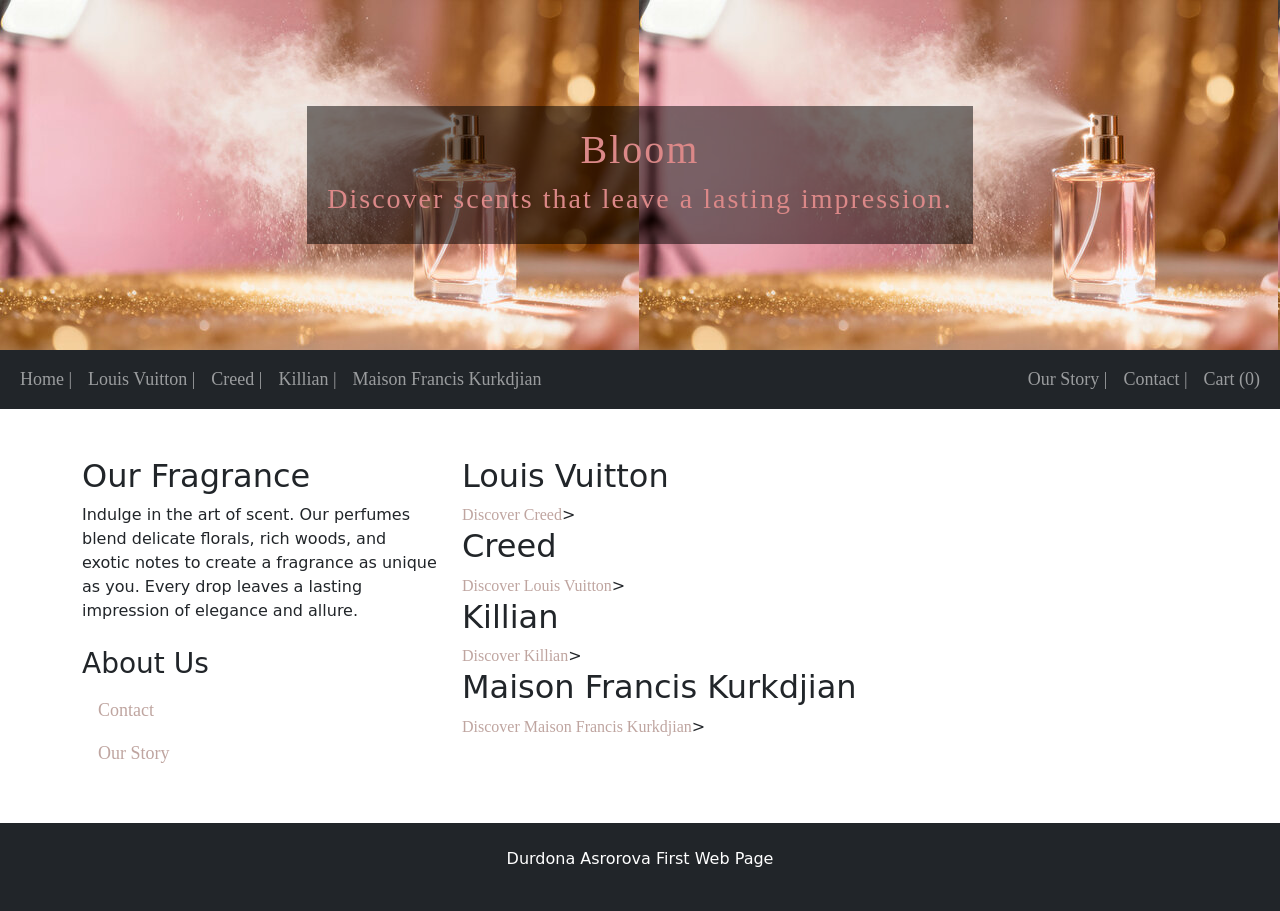
<file: HTML & CSS - Perfumes Project/ProjectPart2/index.html>
<!DOCTYPE html>
<html lang="en">

<head>
  <title>Bloom Perfume</title>
  <meta charset="utf-8">
  <meta name="author" content="Durdona Asrorova">
  <meta name="description" content="Bloom Perfume Store">
  <meta name="viewport" content="width=device-width, initial-scale=1">
  <link href="https://cdn.jsdelivr.net/npm/bootstrap@5.3.8/dist/css/bootstrap.min.css" rel="stylesheet">
  <script src="https://cdn.jsdelivr.net/npm/bootstrap@5.3.8/dist/js/bootstrap.bundle.min.js"></script>
  <link rel="stylesheet" href="index.css">
   <script src="index.js" ></script>
  <style>
    .about-img {
      width: 150px;
      height: auto;
      display: block;
      margin: 10px 0;
    }

    .perfume-link {
      color: #bfa5a0;
      text-decoration: none;
      font-weight: 500;
      font-family: 'Georgia', serif;

    }

    .perfume-link:hover {
      color: #8c5b53;
      letter-spacing: 1px;
    }

    .nav-link {
      font-family: 'Georgia', serif;
      font-size: 18px;


    }

    .bloom-title {
      font-family: 'Playfair Display', papyrus;

      letter-spacing: 2px;
      color: #db8888;
      text-align: center;
    }
  </style>

  <script>
    // window.onload = updateCartCount();
  </script>

</head>

<body onload="updateCartCount()">
  <!-- <body> -->

  <div class="container-fluid hero bloom-title">
    <div class="overlay">
      <h1>Bloom</h1>
      <h3>Discover scents that leave a lasting impression.</h3>
    </div>
  </div>
  </div>

 <nav class="navbar navbar-expand-sm bg-dark navbar-dark">

  <div class="container-fluid">

    <!-- LEFT SIDE -->
    <ul class="navbar-nav me-auto">

      <li class="nav-item">
        <a class="nav-link" href="index.html">Home |</a>
      </li>

      <li class="nav-item">
        <a class="nav-link" href="LouisVuitton.html">Louis Vuitton |</a>
      </li>

        <li class="nav-item">
        <a class="nav-link" href="Creed.html">Creed |</a>
      </li>

        <li class="nav-item">
        <a class="nav-link" href="Killian.html">Killian |</a>
      </li>


      <li class="nav-item">
        <a class="nav-link" href="Maison.html">Maison Francis Kurkdjian </a>
      </li>

    </ul>

    <!-- RIGHT SIDE -->
    <ul class="navbar-nav ms-auto">

      <li class="nav-item">
        <a class="nav-link" href="about.html">Our Story |</a>
      </li>

      <li class="nav-item">
        <a class="nav-link" href="contact.html">Contact |</a>
      </li>

      <li class="nav-item">
        <a class="nav-link" href="cart.html">
          Cart (<span id="cart-count">0</span>)
        </a>
      </li>

    </ul>

  </div>

</nav>

  <div class="container mt-5">
    <div class="row">
      <div class="col-sm-4">
        <h2>Our Fragrance </h2>
        <h5></h5>

        <p>Indulge in the art of scent. Our perfumes blend delicate florals, rich woods, and exotic notes to create a
          fragrance as unique as you. Every drop leaves a lasting impression of elegance and allure.</p>
        <h3 class="mt-4">About Us</h3>

        <ul class="nav nav-pills flex-column">
          <li class="nav-item">

          </li>
          <li class="nav-item">
            <a class="nav-link perfume-link" href="contact.html">Contact</a>
          </li>
          <li class="nav-item">
            <a class="nav-link perfume-link" href="about.html">Our Story</a>
          </li>


        </ul>
        <hr class="d-sm-none">
      </div>
      <div class="col-sm-8">
        <!--Product 1-->
        <h2>Louis Vuitton</h2>
        <a href="LouisVuitton.html" class="perfume-link"> Discover Creed</a>>

        <!--Product 2-->
        <h2>Creed</h2>
        <a href="Creed.html" class="perfume-link"> Discover Louis Vuitton</a>>

        <!--Product 3-->
        <h2>Killian</h2>
        <a href="Killian.html" class="perfume-link"> Discover Killian</a>>

        <!--Product 4-->
        <h2>Maison Francis Kurkdjian</h2>
        <a href="Maison.html" class="perfume-link"> Discover Maison Francis Kurkdjian</a>>




      </div>
    </div>
  </div>

  <div class="mt-5 p-4 bg-dark text-white text-center">
    <p>Durdona Asrorova First Web Page</p>
  </div>

</body>

</html>
</file>
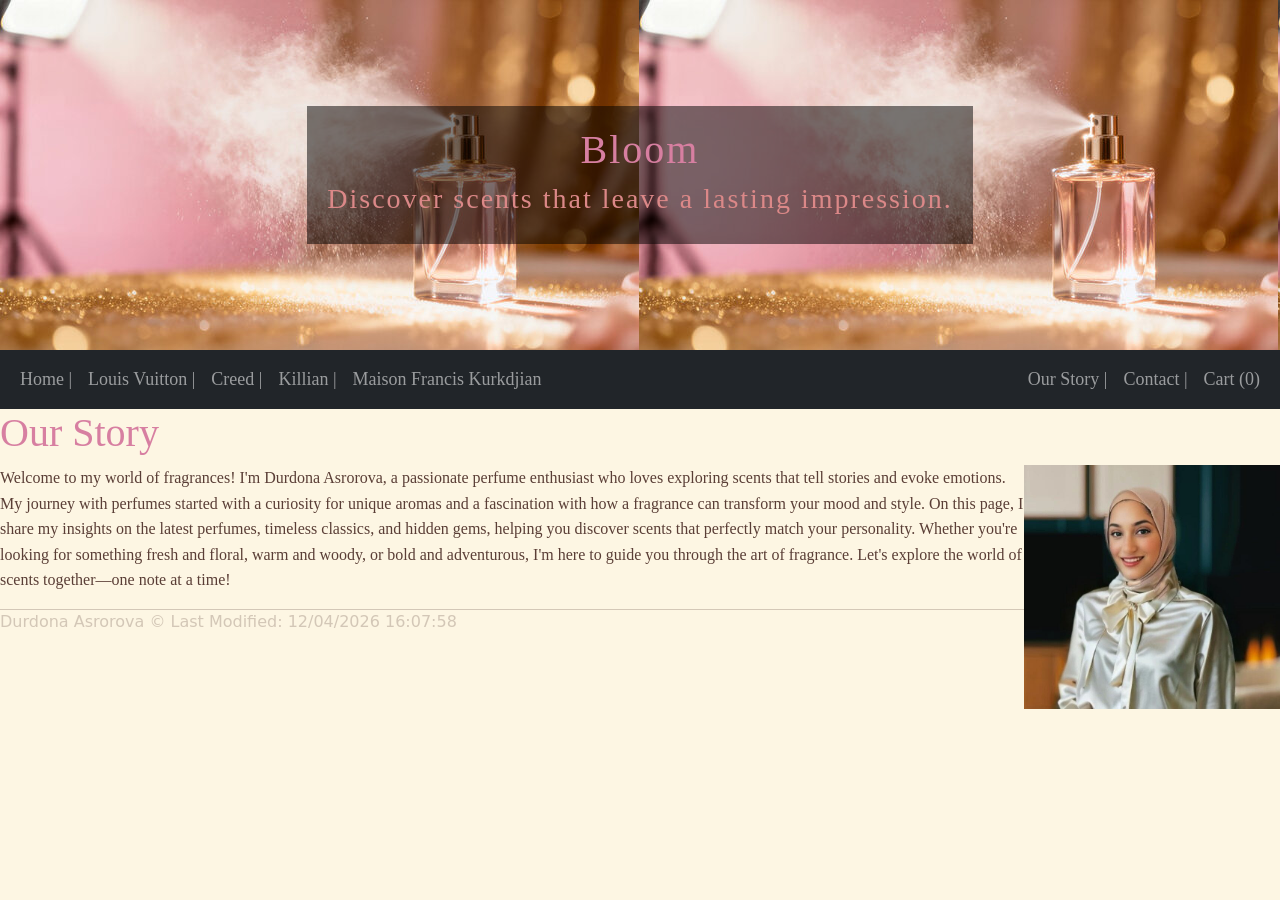
<file: HTML & CSS - Perfumes Project/ProjectPart2/about.html>
<!DOCTYPE html>
<html lang="en">

<head>
     <title>Bloom Perfume</title>
  <meta charset="utf-8">
  <meta name="author" content="Durdona Asrorova">
  <meta name="description" content="Bloom Perfume Store">
  <meta name="viewport" content="width=device-width, initial-scale=1">
  <link href="https://cdn.jsdelivr.net/npm/bootstrap@5.3.8/dist/css/bootstrap.min.css" rel="stylesheet">
  <script src="https://cdn.jsdelivr.net/npm/bootstrap@5.3.8/dist/js/bootstrap.bundle.min.js"></script>
  <link rel="stylesheet" href="index.css">
   
   <style>
    body {
    
    background-color: #fdf6e3; 
    color: #5a3e36;
    }
     h1, h2 {
        font-family: 'Georgia', serif;
        color:#d77fa1;
    }   
        p {
            font-family: 'Georgia', serif;
            font-size: 16px;
            line-height: 1.6;
        }
    h2 a button {
        background-color: #d77fa1; 
        color: #fff;
        border: none;
        padding: 8px 16px;
        border-radius: 8px;
        cursor: pointer;
        font-size: 16px;
        transition: 0.3s;
    }

    h2 a button:hover {
        background-color: #b86fa0; 
        
    }
      
    .about-img {
      width: 150px;
      height: auto;
      display: block;
      margin: 10px 0;
    }

    .perfume-link {
      color: #bfa5a0;
      text-decoration: none;
      font-weight: 500;
      font-family: 'Georgia', serif;

    }

    .perfume-link:hover {
      color: #8c5b53;
      letter-spacing: 1px;
    }

    .nav-link {
      font-family: 'Georgia', serif;
      font-size: 18px;


    }

    .bloom-title {
      font-family: 'Playfair Display', papyrus;

      letter-spacing: 2px;
      color: #db8888;
      text-align: center;
    }
  </style>

</head>

<body onload="updateCartCount()">
     <div class="container-fluid hero bloom-title">
    <div class="overlay">
      <h1>Bloom</h1>
      <h3>Discover scents that leave a lasting impression.</h3>
    </div>
  </div>
  </div>

  <nav class="navbar navbar-expand-sm bg-dark navbar-dark">

  <div class="container-fluid">

    <!-- LEFT SIDE -->
    <ul class="navbar-nav me-auto">

      <li class="nav-item">
        <a class="nav-link" href="index.html">Home |</a>
      </li>

      <li class="nav-item">
        <a class="nav-link" href="LouisVuitton.html">Louis Vuitton |</a>
      </li>

        <li class="nav-item">
        <a class="nav-link" href="Creed.html">Creed |</a>
      </li>

        <li class="nav-item">
        <a class="nav-link" href="Killian.html">Killian |</a>
      </li>


      <li class="nav-item">
        <a class="nav-link" href="Maison.html">Maison Francis Kurkdjian </a>
      </li>

    </ul>

    <!-- RIGHT SIDE -->
    <ul class="navbar-nav ms-auto">

      <li class="nav-item">
        <a class="nav-link" href="about.html">Our Story |</a>
      </li>

      <li class="nav-item">
        <a class="nav-link" href="contact.html">Contact |</a>
      </li>

      <li class="nav-item">
        <a class="nav-link" href="cart.html">
          Cart (<span id="cart-count">0</span>)
        </a>
      </li>

    </ul>

  </div>

</nav>
    <h1>Our Story</h1>
    <img src="img/ProfilePhoto.jpeg" alt="photo" width="20%" align="right">
    
    <p>Welcome to my world of fragrances! I'm Durdona Asrorova, a passionate perfume enthusiast who loves exploring
        scents
        that tell stories and evoke emotions. My journey with perfumes started with a curiosity for unique aromas and a
        fascination with how a fragrance can transform your mood and style.

        On this page, I share my insights on the latest perfumes, timeless classics, and hidden gems, helping you
        discover scents that perfectly match your personality. Whether you're looking for something fresh and floral,
        warm and woody, or bold and adventurous, I'm here to guide you through the art of fragrance.

        Let's explore the world of scents together—one note at a time!</p>
   
</body>
<!-- Footer -->
<footer>
    <hr id="date">
    </hr>
</footer>
<script>
    document.getElementById("date").innerHTML =
        " Durdona Asrorova &copy;  Last Modified: " + document.lastModified;
</script>
<script src="index.js"></script>
</html>
</file>
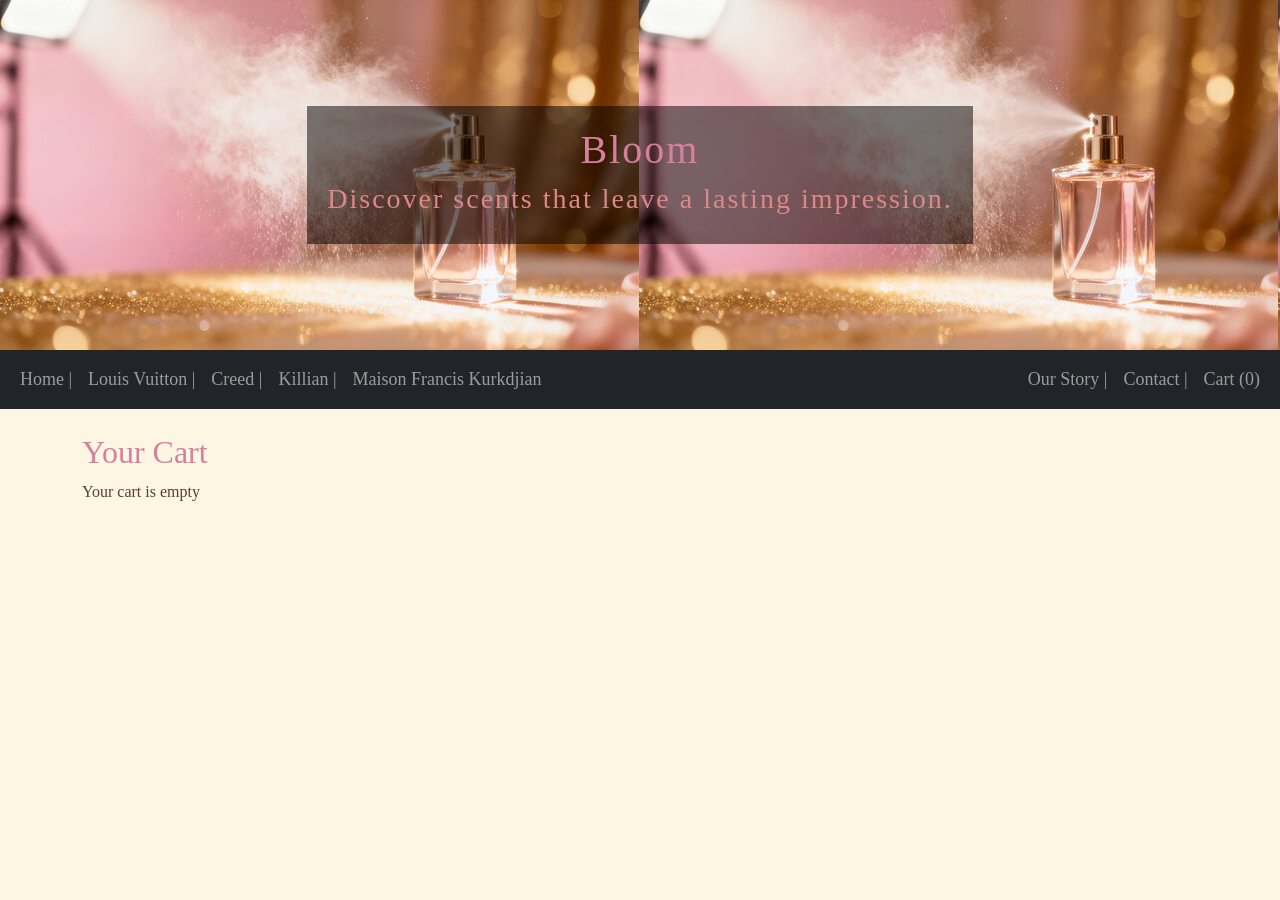
<file: HTML & CSS - Perfumes Project/ProjectPart2/cart.html>
<!DOCTYPE html>
<html lang="en">
<head>
       <title>Bloom Perfume</title>
  <meta charset="utf-8">
  <meta name="author" content="Durdona Asrorova">
  <meta name="description" content="Bloom Perfume Store">
  <meta name="viewport" content="width=device-width, initial-scale=1">
  <link href="https://cdn.jsdelivr.net/npm/bootstrap@5.3.8/dist/css/bootstrap.min.css" rel="stylesheet">
  <script src="https://cdn.jsdelivr.net/npm/bootstrap@5.3.8/dist/js/bootstrap.bundle.min.js"></script>
  <link rel="stylesheet" href="index.css">
   <style>
    body {
    
    background-color: #fdf6e3; 
    color: #5a3e36;
    }
     h1, h2 {
        font-family: 'Georgia', serif;
        color:#d77fa1;
    }   
        p {
            font-family: 'Georgia', serif;
            font-size: 16px;
            line-height: 1.6;
        }
    h2 a button {
        background-color: #d77fa1; 
        color: #fff;
        border: none;
        padding: 8px 16px;
        border-radius: 8px;
        cursor: pointer;
        font-size: 16px;
        transition: 0.3s;
    }

    h2 a button:hover {
        background-color: #b86fa0; 
        
    }
      
    .about-img {
      width: 150px;
      height: auto;
      display: block;
      margin: 10px 0;
    }

    .perfume-link {
      color: #bfa5a0;
      text-decoration: none;
      font-weight: 500;
      font-family: 'Georgia', serif;

    }

    .perfume-link:hover {
      color: #8c5b53;
      letter-spacing: 1px;
    }

    .nav-link {
      font-family: 'Georgia', serif;
      font-size: 18px;


    }

    .bloom-title {
      font-family: 'Playfair Display', papyrus;

      letter-spacing: 2px;
      color: #db8888;
      text-align: center;
    }
  </style>

</head>

<body onload="updateCartCount()">

     <div class="container-fluid hero bloom-title">
    <div class="overlay">
      <h1>Bloom</h1>
      <h3>Discover scents that leave a lasting impression.</h3>
    </div>
  </div>
  </div>

 <nav class="navbar navbar-expand-sm bg-dark navbar-dark">

  <div class="container-fluid">

    <!-- LEFT SIDE -->
    <ul class="navbar-nav me-auto">

      <li class="nav-item">
        <a class="nav-link" href="index.html">Home |</a>
      </li>

      <li class="nav-item">
        <a class="nav-link" href="LouisVuitton.html">Louis Vuitton |</a>
      </li>

        <li class="nav-item">
        <a class="nav-link" href="Creed.html">Creed |</a>
      </li>

        <li class="nav-item">
        <a class="nav-link" href="Killian.html">Killian |</a>
      </li>


      <li class="nav-item">
        <a class="nav-link" href="Maison.html">Maison Francis Kurkdjian </a>
      </li>

    </ul>

    <!-- RIGHT SIDE -->
    <ul class="navbar-nav ms-auto">

      <li class="nav-item">
        <a class="nav-link" href="about.html">Our Story |</a>
      </li>

      <li class="nav-item">
        <a class="nav-link" href="contact.html">Contact |</a>
      </li>

      <li class="nav-item">
        <a class="nav-link" href="cart.html">
          Cart (<span id="cart-count">0</span>)
        </a>
      </li>

    </ul>

  </div>

</nav>

<!-- CART -->
<div class="container mt-4">
  <h2>Your Cart</h2>
  <div id="cart-items"></div>
</div>

<script>
function getCart() {
  return JSON.parse(localStorage.getItem("cart")) || [];
}

function saveCart(cart) {
  localStorage.setItem("cart", JSON.stringify(cart));
}

function updateCartCount() {
  const cart = getCart();
  const count = cart.reduce((sum, item) => sum + item.quantity, 0);
  document.getElementById("cart-count").innerText = count;
}

function renderCart() {
  const cart = getCart();
  const container = document.getElementById("cart-items");

  if (cart.length === 0) {
    container.innerHTML = "<p>Your cart is empty</p>";
    return;
  }

  let total = 0;
  let output = "";

  cart.forEach((item, index) => {

    total += item.price * item.quantity;

    output += `
      <div class="card mb-3 p-3 d-flex flex-row justify-content-between align-items-center">

        <div class="d-flex align-items-center">
          <img src="${item.image}" width="80" class="me-3">

          <div>
            <h5>${item.name}</h5>
            <p>$${item.price}</p>

            <button onclick="changeQty(${index}, -1)">-</button>
            <span>${item.quantity}</span>
            <button onclick="changeQty(${index}, 1)">+</button>
          </div>
        </div>

        <div>
          <strong>$${item.price * item.quantity}</strong>
          <button class="btn btn-danger btn-sm" onclick="removeItem(${index})">Remove</button>
        </div>

      </div>
    `;
  });

  output += `
    <h4>Total: $${total}</h4>
    <button class="btn btn-dark" onclick="clearCart()">Clear Cart</button>
  `;

  container.innerHTML = output;
}

function changeQty(index, change) {
  let cart = getCart();

  cart[index].quantity += change;

  if (cart[index].quantity <= 0) {
    cart.splice(index, 1);
  }

  saveCart(cart);
  renderCart();
  updateCartCount();
}

function removeItem(index) {
  let cart = getCart();
  cart.splice(index, 1);
  saveCart(cart);
  renderCart();
  updateCartCount();
}

function clearCart() {
  localStorage.removeItem("cart");
  renderCart();
  updateCartCount();
}

renderCart();
updateCartCount();
</script>
</body>
</html>
</file>
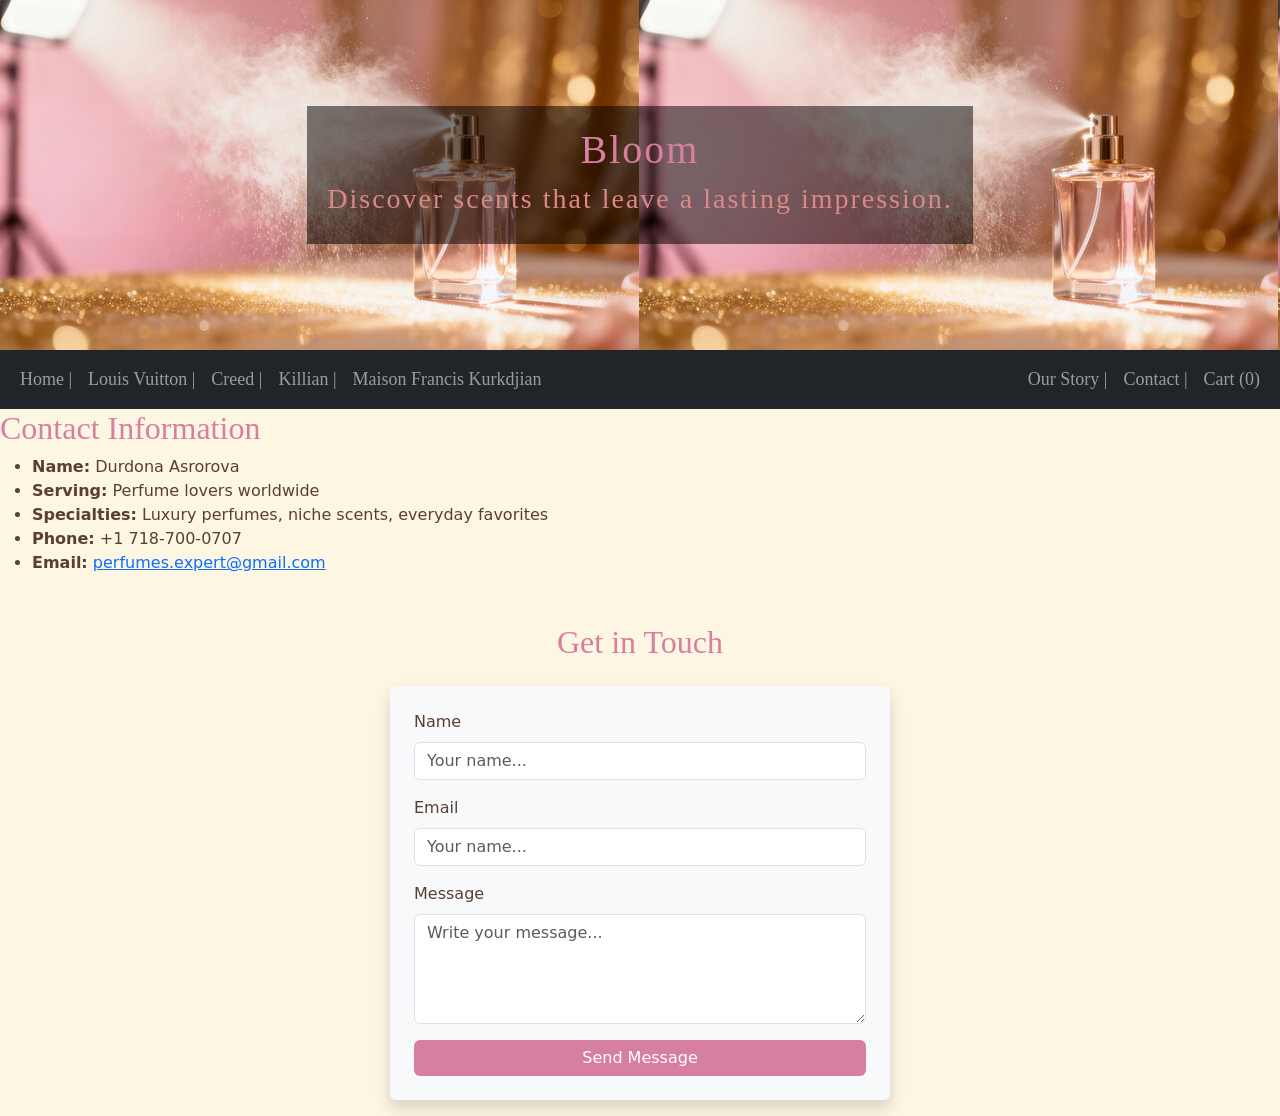
<file: HTML & CSS - Perfumes Project/ProjectPart2/contact.html>
<!DOCTYPE html>
<html lang="en">
<head>
       <title>Bloom Perfume</title>
  <meta charset="utf-8">
  <meta name="author" content="Durdona Asrorova">
  <meta name="description" content="Bloom Perfume Store">
  <meta name="viewport" content="width=device-width, initial-scale=1">
  <link href="https://cdn.jsdelivr.net/npm/bootstrap@5.3.8/dist/css/bootstrap.min.css" rel="stylesheet">
  <script src="https://cdn.jsdelivr.net/npm/bootstrap@5.3.8/dist/js/bootstrap.bundle.min.js"></script>
  <link rel="stylesheet" href="index.css">
   
   <style>
    body {
    
    background-color: #fdf6e3; 
    color: #5a3e36;
    }
     h1, h2 {
        font-family: 'Georgia', serif;
        color:#d77fa1;
    }   
        p {
            font-family: 'Georgia', serif;
            font-size: 16px;
            line-height: 1.6;
        }
    h2 a button {
        background-color: #d77fa1; 
        color: #fff;
        border: none;
        padding: 8px 16px;
        border-radius: 8px;
        cursor: pointer;
        font-size: 16px;
        transition: 0.3s;
    }

    h2 a button:hover {
        background-color: #b86fa0; 
        
    }
      
    .about-img {
      width: 150px;
      height: auto;
      display: block;
      margin: 10px 0;
    }

    .perfume-link {
      color: #bfa5a0;
      text-decoration: none;
      font-weight: 500;
      font-family: 'Georgia', serif;

    }

    .perfume-link:hover {
      color: #8c5b53;
      letter-spacing: 1px;
    }

    .nav-link {
      font-family: 'Georgia', serif;
      font-size: 18px;


    }

    .bloom-title {
      font-family: 'Playfair Display', papyrus;

      letter-spacing: 2px;
      color: #db8888;
      text-align: center;
    }
    #contactForm {
  max-width: 500px;
  margin: auto;
  border-radius: 12px;
}

#contactForm button {
  background-color: #d77fa1;
  border: none;
}

#contactForm button:hover {
  background-color: #b86fa0;
}
  </style>

</head>

<body onload="updateCartCount()">
     <div class="container-fluid hero bloom-title">
    <div class="overlay">
      <h1>Bloom</h1>
      <h3>Discover scents that leave a lasting impression.</h3>
    </div>
  </div>
  </div>

 <nav class="navbar navbar-expand-sm bg-dark navbar-dark">

  <div class="container-fluid">

    <!-- LEFT SIDE -->
    <ul class="navbar-nav me-auto">

      <li class="nav-item">
        <a class="nav-link" href="index.html">Home |</a>
      </li>

      <li class="nav-item">
        <a class="nav-link" href="LouisVuitton.html">Louis Vuitton |</a>
      </li>

        <li class="nav-item">
        <a class="nav-link" href="Creed.html">Creed |</a>
      </li>

        <li class="nav-item">
        <a class="nav-link" href="Killian.html">Killian |</a>
      </li>


      <li class="nav-item">
        <a class="nav-link" href="Maison.html">Maison Francis Kurkdjian </a>
      </li>

    </ul>

    <!-- RIGHT SIDE -->
    <ul class="navbar-nav ms-auto">

      <li class="nav-item">
        <a class="nav-link" href="about.html">Our Story |</a>
      </li>

      <li class="nav-item">
        <a class="nav-link" href="contact.html">Contact |</a>
      </li>

      <li class="nav-item">
        <a class="nav-link" href="cart.html">
          Cart (<span id="cart-count">0</span>)
        </a>
      </li>

    </ul>

  </div>

</nav>

<body>
    <section id="about-me">
        <h2>Contact Information</h2>
         <ul>
            <li><strong>Name:</strong> Durdona Asrorova</li>
            <li><strong>Serving:</strong> Perfume lovers worldwide</li>
            <li><strong>Specialties:</strong> Luxury perfumes, niche scents, everyday favorites</li>
            <li><strong>Phone:</strong> +1 718-700-0707</li>
            <li><strong>Email:</strong> <a href="mailto:perfumes.expert@gmail.com">perfumes.expert@gmail.com</a></li>
        </ul>
    </section>
<div class="container mt-5">
    <h2 class="text-center mb-4">Get in Touch</h2>

    <form id="contactForm" class="p-4 shadow rounded bg-light">

        <div class="mb-3">
            <label class="form-label">Name</label>
            <input type="text" id="name" class="form-control" placeholder="Your name..." required>
        </div>
         <div class="mb-3">
            <label class="form-label">Email</label>
            <input type="text" id="name" class="form-control" placeholder="Your name..." required>
        </div>

        <div class="mb-3">
            <label class="form-label">Message</label>
            <textarea id="message" class="form-control" rows="4" placeholder="Write your message..." required></textarea>
        </div>

        <button type="submit" class="btn btn-dark w-100">Send Message</button>

    </form>

    <p id="response" class="text-center mt-3"></p>
</div>

<script src="index.js"></script>
</body>
</html>
</file>
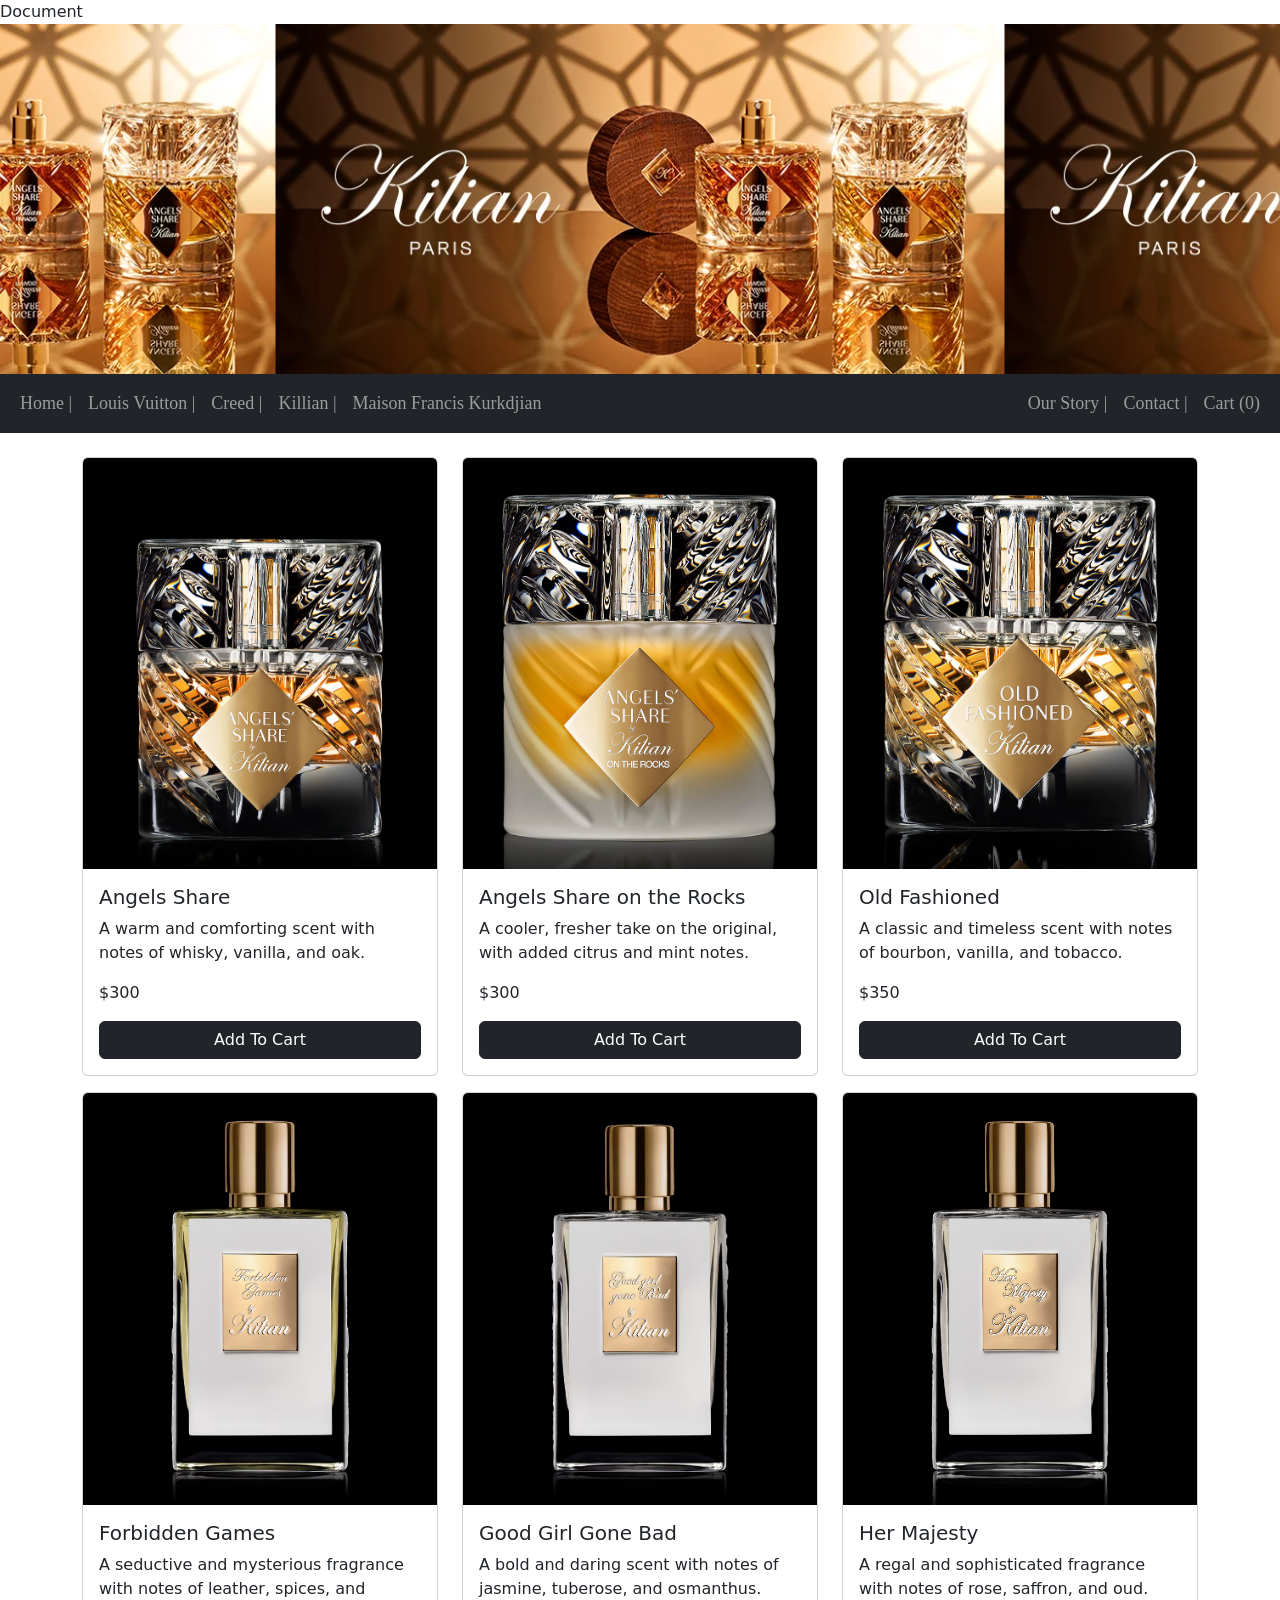
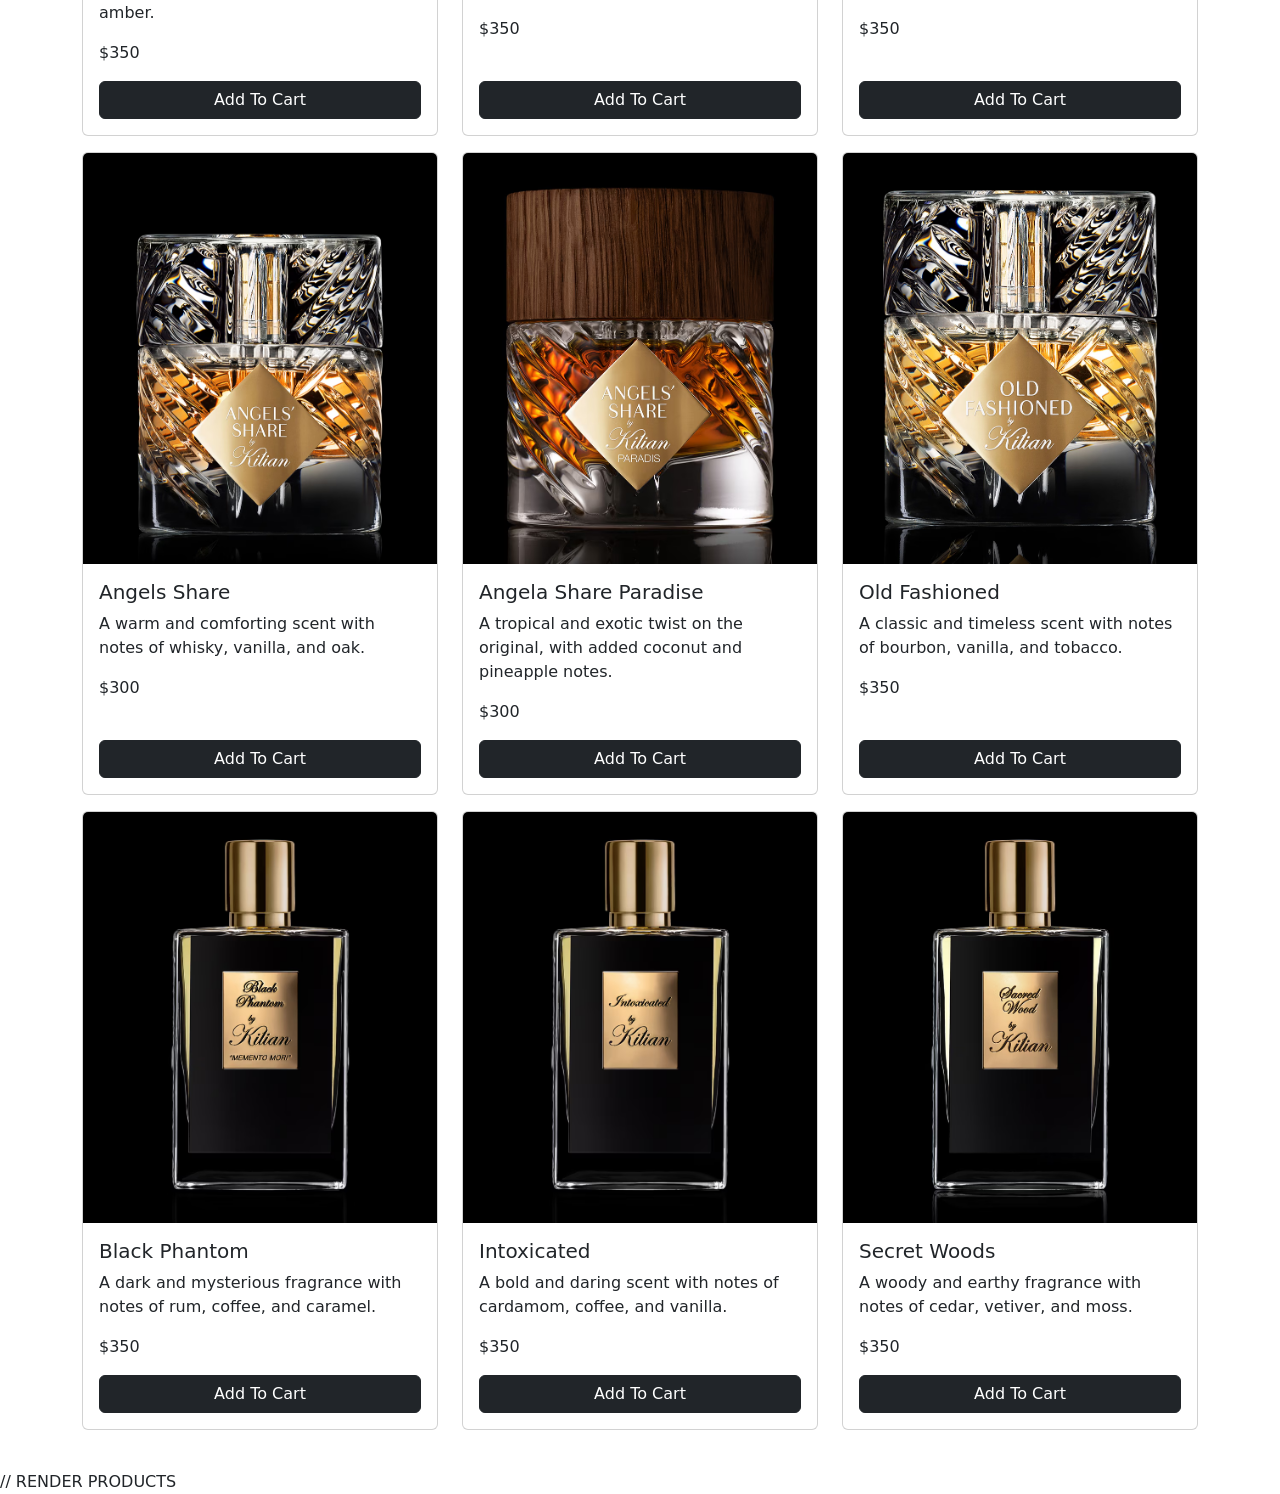
<file: HTML & CSS - Perfumes Project/ProjectPart2/Killian.html>
<!DOCTYPE html>
<html lang="en">
<head>
    <meta charset="UTF-8">
      <meta name="author" content="Durdona Asrorova">
    <meta name="description" content="Kilian Perfume Store">
    <meta name="viewport" content="width=device-width, initial-scale=1.0">
    <meta
    <title>Document</title>
 <link href="https://cdn.jsdelivr.net/npm/bootstrap@5.3.8/dist/css/bootstrap.min.css" rel="stylesheet">
  <script src="https://cdn.jsdelivr.net/npm/bootstrap@5.3.8/dist/js/bootstrap.bundle.min.js"></script>
  <link rel="stylesheet" href="index.css">
  
  <style>
.kilian-hero {
    background-image: url('img/kilianHeading.jpg');
    height: 350px;
    width: 100%;
    background-size: contain;
    background-position: center;
    display: block;
    display: flex;
    justify-content: center;
    align-items: center;
    color: white;
    text-align: center;
}


.nav-link {
    font-family: 'Georgia', serif; /* elegant font for navigation */
    font-size: 18px;
  

}

  </style>
</head>
<body onload="updateCartCount()">

<div class="container-fluid kilian-hero bloom-title">
   
</div>
</div>

<nav class="navbar navbar-expand-sm bg-dark navbar-dark">

  <div class="container-fluid">

    <!-- LEFT SIDE -->
    <ul class="navbar-nav me-auto">

      <li class="nav-item">
        <a class="nav-link" href="index.html">Home |</a>
      </li>

      <li class="nav-item">
        <a class="nav-link" href="LouisVuitton.html">Louis Vuitton |</a>
      </li>

        <li class="nav-item">
        <a class="nav-link" href="Creed.html">Creed |</a>
      </li>

        <li class="nav-item">
        <a class="nav-link" href="Killian.html">Killian |</a>
      </li>


      <li class="nav-item">
        <a class="nav-link" href="Maison.html">Maison Francis Kurkdjian </a>
      </li>

    </ul>

    <!-- RIGHT SIDE -->
    <ul class="navbar-nav ms-auto">

      <li class="nav-item">
        <a class="nav-link" href="about.html">Our Story |</a>
      </li>

      <li class="nav-item">
        <a class="nav-link" href="contact.html">Contact |</a>
      </li>

      <li class="nav-item">
        <a class="nav-link" href="cart.html">
          Cart (<span id="cart-count">0</span>)
        </a>
      </li>

    </ul>

  </div>

</nav>

 <!-- PRODUCTS -->
    <div class="container mt-4">
        <div class="row" id="product-list"></div>
    </div>

    <div class="container mt-4 text-center">


    </div>
    <!-- JS ARRAY Listing-->
    <script>
        const products = [
          {
          name:"Angels Share",
          price: "300",
          image: "img/Kilian/F/angelsShare.jpg",
          description: "A warm and comforting scent with notes of whisky, vanilla, and oak."
        },

        {
          name: "Angels Share on the Rocks",
          price: "300",
          image: "img/Kilian/F/angelsShareOnTheRock.jpg",
          description: "A cooler, fresher take on the original, with added citrus and mint notes."
        },
        {
          name:"Old Fashioned",
          price: "350",
          image: "img/Kilian/F/oldFashioned.jpg",
          description: "A classic and timeless scent with notes of bourbon, vanilla, and tobacco."
        },
        {
          name:"Forbidden Games",
          price: "350",
          image: "img/Kilian/F/ForbiddenGames.jpg",
          description: "A seductive and mysterious fragrance with notes of leather, spices, and amber."
        },
        {
          name: "Good Girl Gone Bad",
          price: "350",
          image:"img/Kilian/F/GoodGirldGoneBad.jpg",
          description: "A bold and daring scent with notes of jasmine, tuberose, and osmanthus."
        },
        {
          name: " Her Majesty",
          price: "350",
          image: "img/Kilian/F/herMagesty.jpg",
          description: "A regal and sophisticated fragrance with notes of rose, saffron, and oud."
        },
        
        // This part is for Mens Fragrances
        {
          name: "Angels Share",
          price: "300",
          image: "img/Kilian/M/angelsShare.jpg",
          description: "A warm and comforting scent with notes of whisky, vanilla, and oak."
        },
        {
          name:"Angela Share Paradise",
          price: "300",
          image: "img/Kilian/M/angelsShareParadise.jpg",
          description: "A tropical and exotic twist on the original, with added coconut and pineapple notes."
        },
        {
          name:"Old Fashioned",
          price: "350",
          image: "img/Kilian/M/oldFashioned.jpg",
          description: "A classic and timeless scent with notes of bourbon, vanilla, and tobacco."  
        },
        {
          name: "Black Phantom",
          price: "350",
          image: "img/Kilian/M/BlackPhantom.jpg",
          description: "A dark and mysterious fragrance with notes of rum, coffee, and caramel."
        },
        {
          name:"Intoxicated",
          price: "350",
          image: "img/Kilian/M/intoxicated.jpg",
          description: "A bold and daring scent with notes of cardamom, coffee, and vanilla."
        },
      
        {
          name: "Secret Woods",
          price: "350",
          image: "img/Kilian/M/SacretWood.jpg",
          description: "A woody and earthy fragrance with notes of cedar, vetiver, and moss."
        }
     


    ];
    window.products = products;
</script>
 // RENDER PRODUCTS
 <script>
const container = document.getElementById("product-list");

products.forEach((product, index) => {
  container.innerHTML += `
    <div class="col-12 col-sm-6 col-md-4 mb-3">
      <div class="card h-100">

        <img src="${product.image}" class="card-img-top">

        <div class="card-body d-flex flex-column">

          <h5>${product.name}</h5>
          <p>${product.description}</p>
          <p>$${product.price}</p>

         <button class="btn btn-dark mt-auto"
  onclick="addToCart(${index})">
  Add To Cart
</button>

        </div>
      </div>
    </div>
  `;
});
</script>
 <script src="index.js"></script>
</body>
</html>
</file>
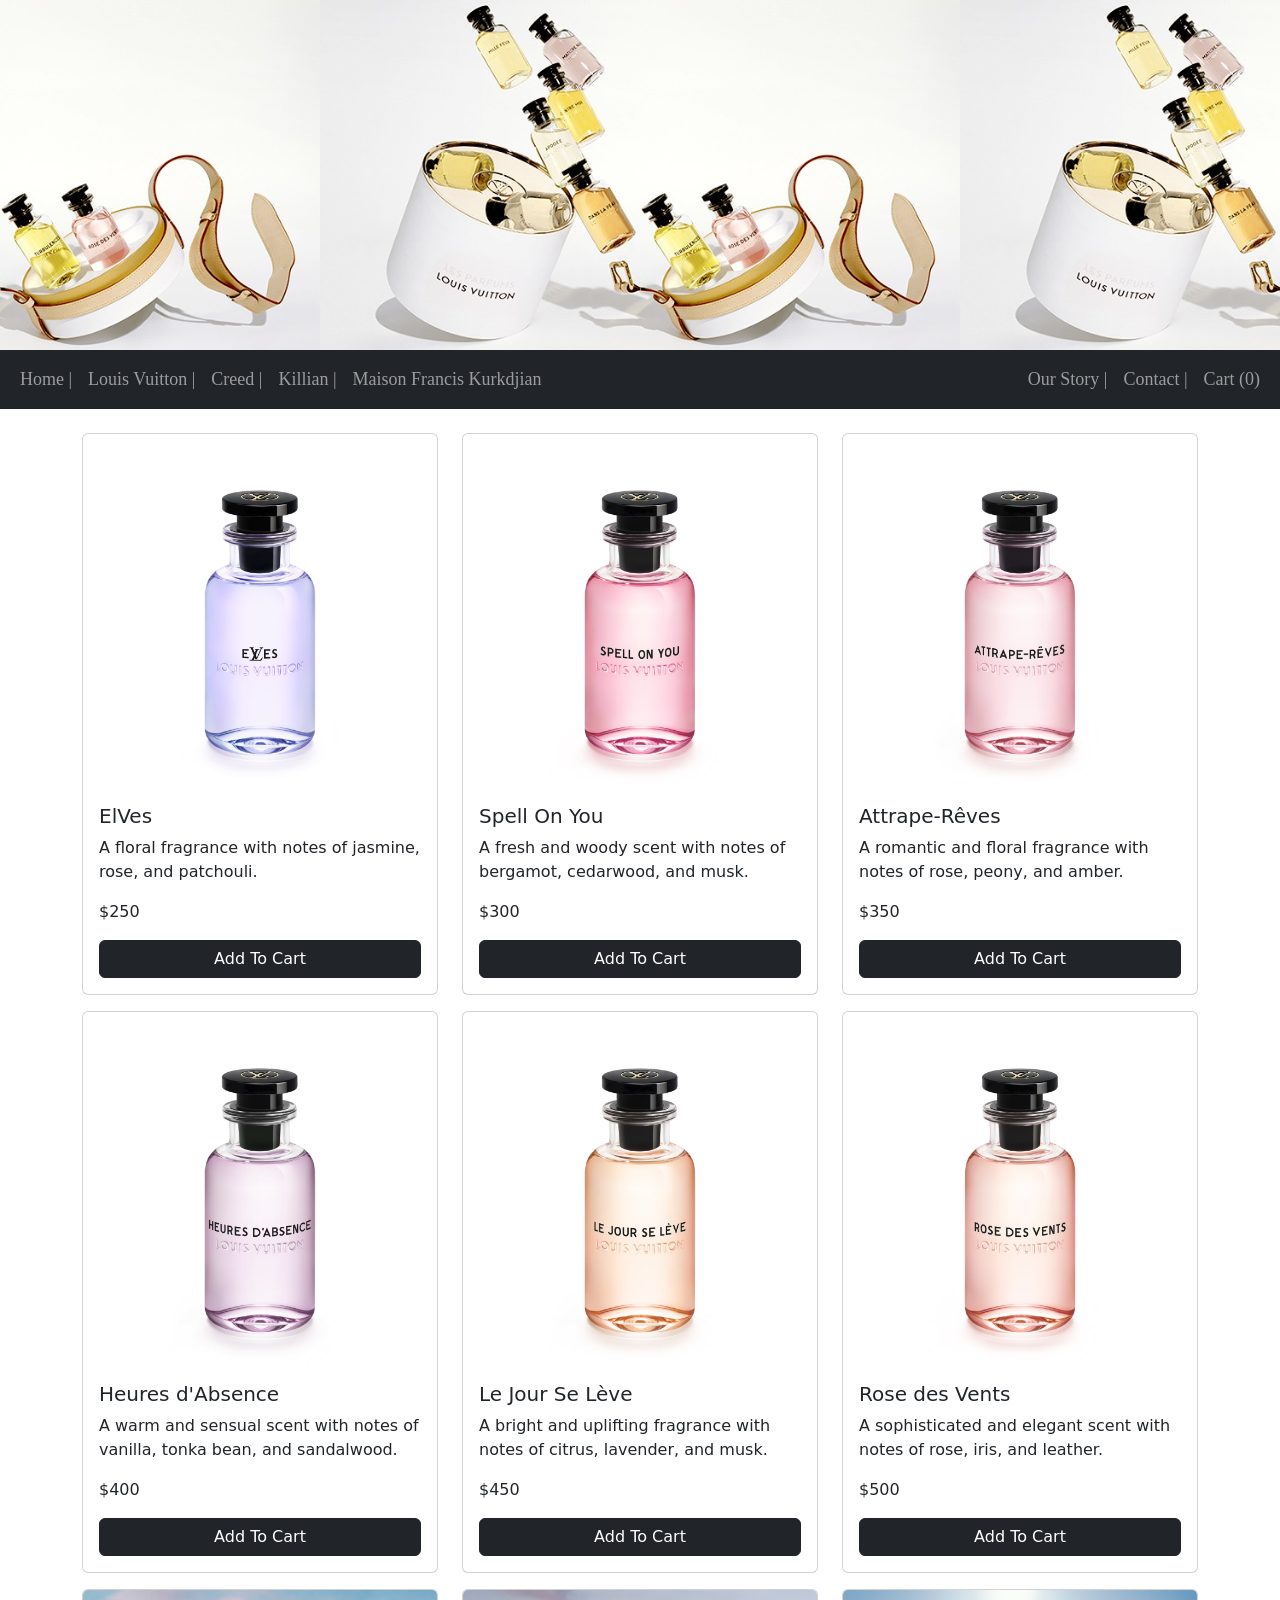
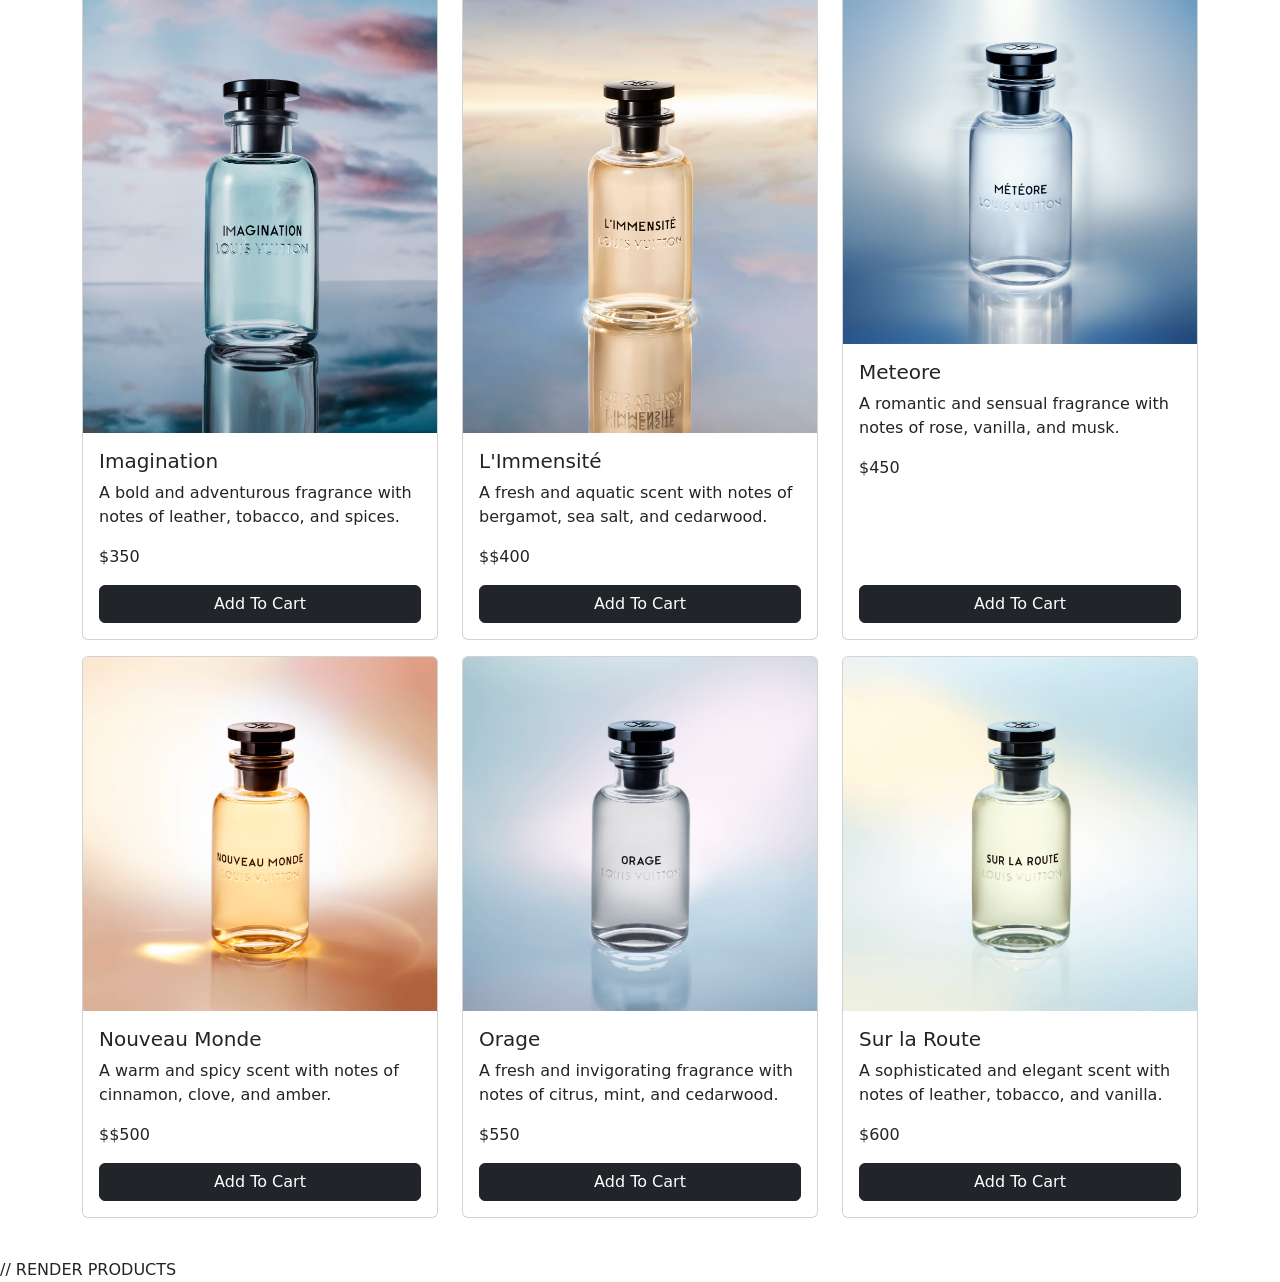
<file: HTML & CSS - Perfumes Project/ProjectPart2/LouisVuitton.html>
<!DOCTYPE html>
<html lang="en">
<head>
    <meta charset="UTF-8">
    <meta name="author" content="Durdona Asrorova">
    <meta name="description" content="Louis Vuitton Perfume Store">
    <meta name="viewport" content="width=device-width, initial-scale=1.0">
    <title>LV</title>
 <link href="https://cdn.jsdelivr.net/npm/bootstrap@5.3.8/dist/css/bootstrap.min.css" rel="stylesheet">
  <script src="https://cdn.jsdelivr.net/npm/bootstrap@5.3.8/dist/js/bootstrap.bundle.min.js"></script>
  <link rel="stylesheet" href="index.css">
   
  <style>
.lv-hero {
    background-image: url('img/lvHeading.jpg');
    height: 350px;
   width: 100%;
    background-size: contain;
    background-position: center;
    display: block;



    display: flex;
    justify-content: center;
    align-items: center;

    color: white;
    text-align: center;
}



.nav-link {
    font-family: 'Georgia', serif; /* elegant font for navigation */
    font-size: 18px;
  

}

  </style>
</head>
<body onload="updateCartCount()">

<div class="container-fluid lv-hero">
   
</div>
</div>

<nav class="navbar navbar-expand-sm bg-dark navbar-dark">

  <div class="container-fluid">

    <!-- LEFT SIDE -->
    <ul class="navbar-nav me-auto">

      <li class="nav-item">
        <a class="nav-link" href="index.html">Home |</a>
      </li>

      <li class="nav-item">
        <a class="nav-link" href="LouisVuitton.html">Louis Vuitton |</a>
      </li>

        <li class="nav-item">
        <a class="nav-link" href="Creed.html">Creed |</a>
      </li>

        <li class="nav-item">
        <a class="nav-link" href="Killian.html">Killian |</a>
      </li>


      <li class="nav-item">
        <a class="nav-link" href="Maison.html">Maison Francis Kurkdjian </a>
      </li>

    </ul>

    <!-- RIGHT SIDE -->
    <ul class="navbar-nav ms-auto">

      <li class="nav-item">
        <a class="nav-link" href="about.html">Our Story |</a>
      </li>

      <li class="nav-item">
        <a class="nav-link" href="contact.html">Contact |</a>
      </li>

      <li class="nav-item">
        <a class="nav-link" href="cart.html">
          Cart (<span id="cart-count">0</span>)
        </a>
      </li>

    </ul>

  </div>

</nav>

<!-- PRODUCTS -->
    <div class="container mt-4">
        <div class="row" id="product-list"></div>
    </div>

    <div class="container mt-4 text-center">


    </div>
    <!-- JS ARRAY Listing-->
    <script>
        const products = [
          {
          name:"ElVes",
          price:"250",
          image: "img/LV/imgF/FRAGRANCE_ELLES.jpg",
          description:"A floral fragrance with notes of jasmine, rose, and patchouli."
          },
          {
            name:"Spell On You",
            price:"300",
             image: "img/LV/imgF/spellOnYou.jpg",
              description:"A fresh and woody scent with notes of bergamot, cedarwood, and musk."
          },
          {
            name:"Attrape-Rêves",
            price:"350",
            image: "img/LV/imgF/attrapeReves.jpg",
            description:"A romantic and floral fragrance with notes of rose, peony, and amber."
          },
          {
            name: "Heures d'Absence",
            price: "400",
            image:"img/LV/imgF/heuresDabsence.jpg",
            description:"A warm and sensual scent with notes of vanilla, tonka bean, and sandalwood."
          },
          {
            name:"Le Jour Se Lève",
            price:"450",
            image:"img/LV/imgF/leJourSeLeve.jpg",
            description:"A bright and uplifting fragrance with notes of citrus, lavender, and musk."
          },
          {
            name:"Rose des Vents",
            price:"500",
            image:"img/LV/imgF/roseDesVents.jpg",
            description:"A sophisticated and elegant scent with notes of rose, iris, and leather."
          },
          // This side is for mens 
          {
            name: "Imagination",
            price: "350",
            image: "img/LV/imgM/IMAGINATION.jpg",
            description: "A bold and adventurous fragrance with notes of leather, tobacco, and spices."
          },
          {
            name:"L'Immensité",
            price:"$400",
            image:"img/LV/imgM/Immensite.jpg",
            description:"A fresh and aquatic scent with notes of bergamot, sea salt, and cedarwood."  
        },
          {
            name:"Meteore",
            price:"450",
            image:"img/LV/imgM/louis-vuitton-meteore.jpg",
            description:"A romantic and sensual fragrance with notes of rose, vanilla, and musk."
          },
          {
            name:"Nouveau Monde",
            price:"$500",
            image:"img/LV/imgM/louis-vuitton-nouveau-monde.jpg",
            description:"A warm and spicy scent with notes of cinnamon, clove, and amber."
          },
          {
            name:"Orage",
            price:"550",
            image:"img/LV/imgM/louis-vuitton-orage.jpg",
            description:"A fresh and invigorating fragrance with notes of citrus, mint, and cedarwood."
          },
          {
            name:"Sur la Route",
            price:"600",
            image:"img/LV/imgM/louis-vuitton-sur-la-route.jpg",
            description:"A sophisticated and elegant scent with notes of leather, tobacco, and vanilla."
          }


    ];
window.products = products;
</script>
 // RENDER PRODUCTS
 <script>
const container = document.getElementById("product-list");

products.forEach((product, index) => {
  container.innerHTML += `
    <div class="col-12 col-sm-6 col-md-4 mb-3">
      <div class="card h-100">

        <img src="${product.image}" class="card-img-top">

        <div class="card-body d-flex flex-column">

          <h5>${product.name}</h5>
          <p>${product.description}</p>
          <p>$${product.price}</p>

         <button class="btn btn-dark mt-auto"
  onclick="addToCart(${index})">
  Add To Cart
</button>

        </div>
      </div>
    </div>
  `;
});
</script>
<script src="index.js"></script>
</body>
</html>
</file>
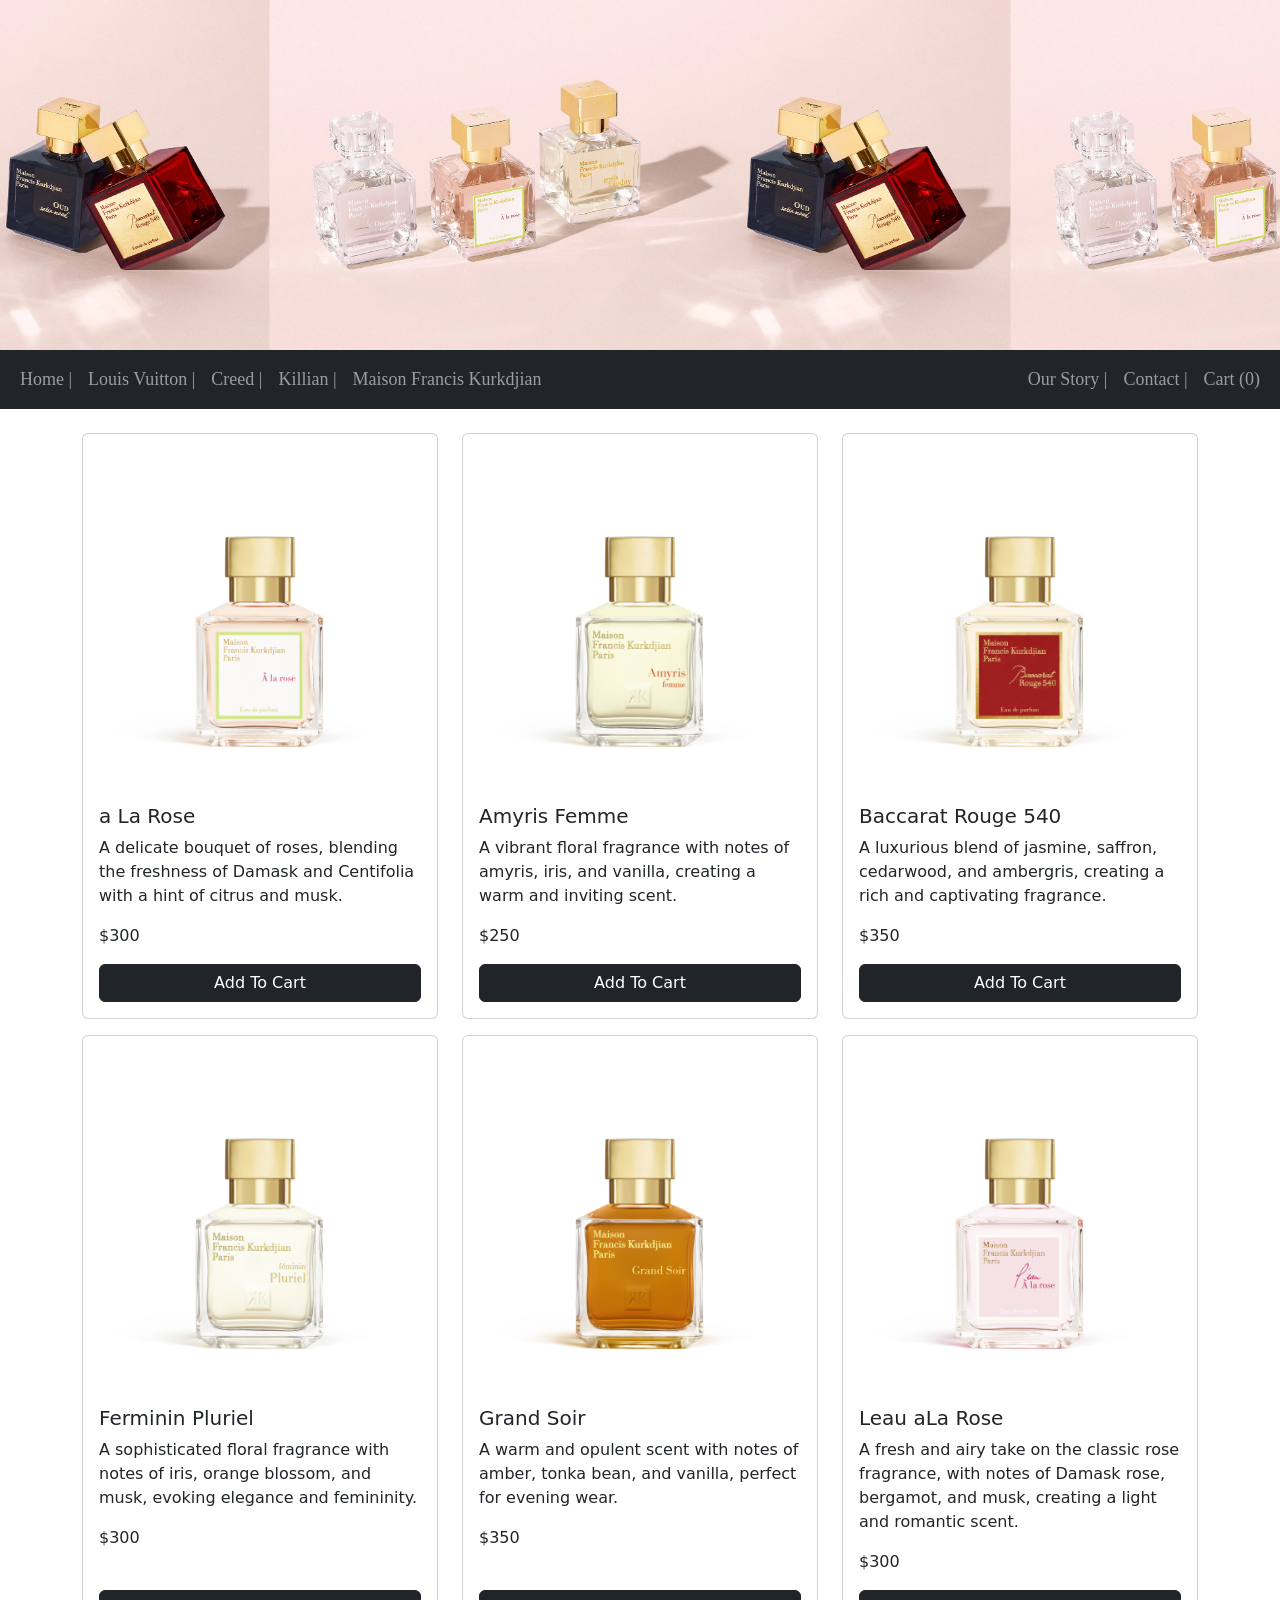
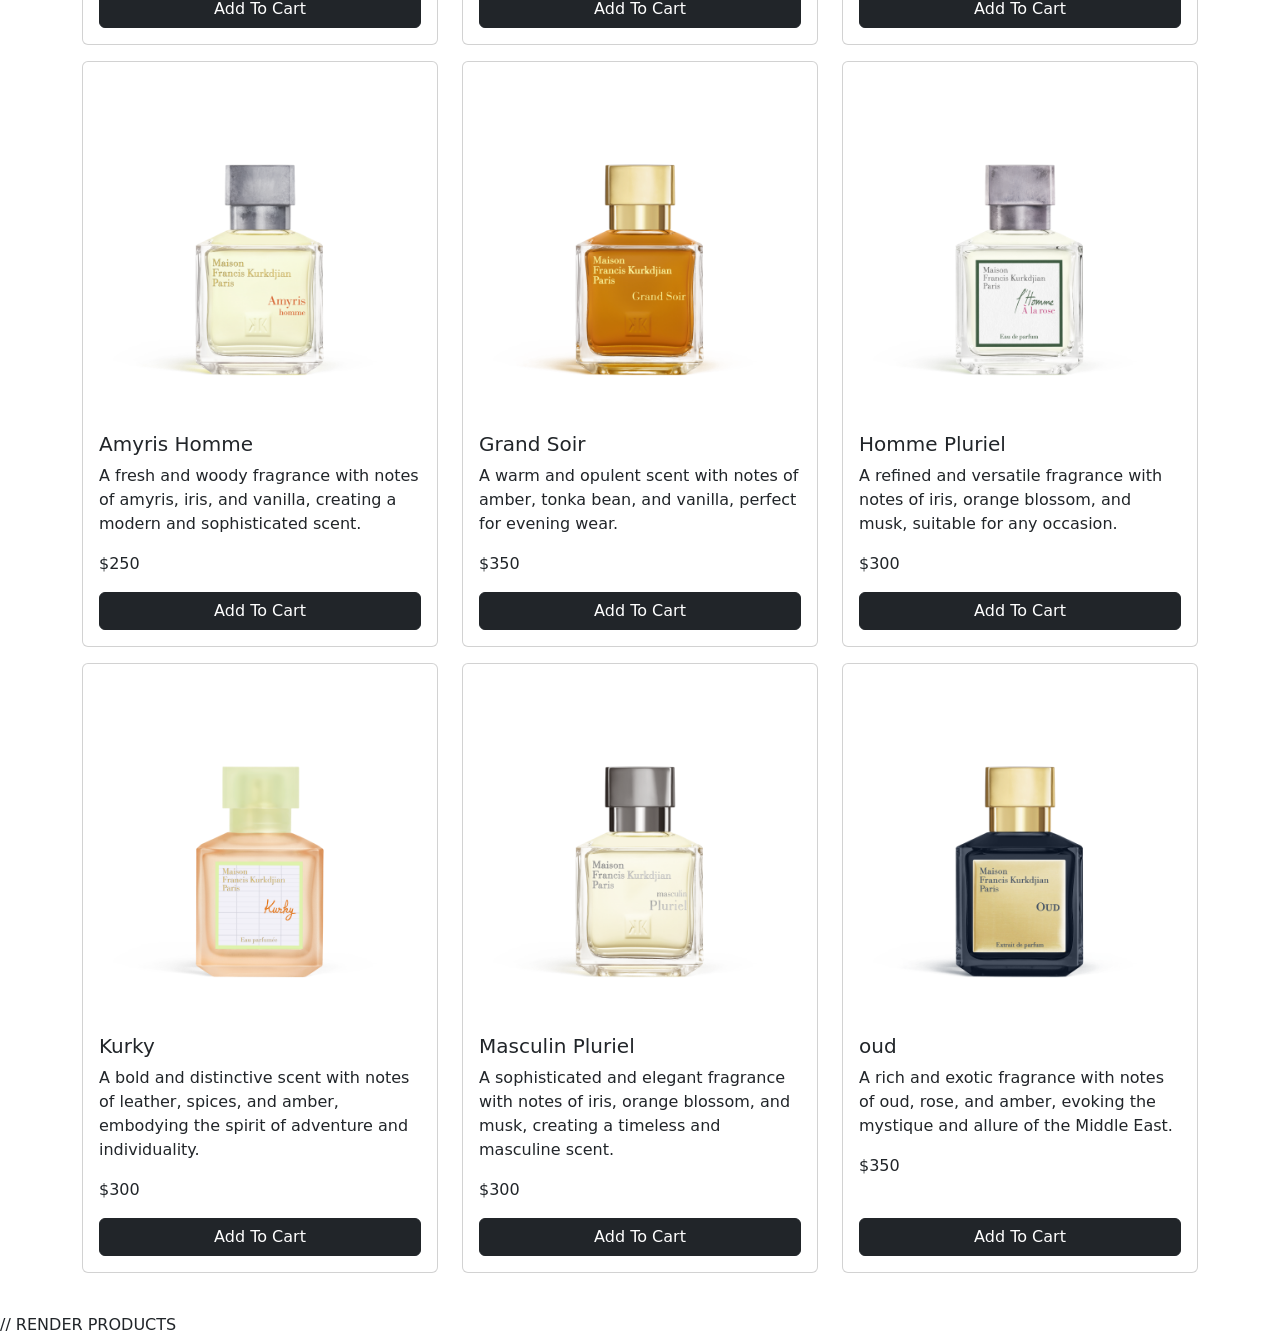
<file: HTML & CSS - Perfumes Project/ProjectPart2/Maison.html>
<!DOCTYPE html>
<html lang="en">

<head>
  <meta charset="UTF-8">
  <meta name="author" content="Durdona Asrorova">
  <meta name="description" content="Maison Francis Kurkdjian Perfume Store">
  <meta name="viewport" content="width=device-width, initial-scale=1.0">
  <meta name="viewport" content="width=device-width, initial-scale=1.0">
  <title>Document</title>
  <link href="https://cdn.jsdelivr.net/npm/bootstrap@5.3.8/dist/css/bootstrap.min.css" rel="stylesheet">
  <script src="https://cdn.jsdelivr.net/npm/bootstrap@5.3.8/dist/js/bootstrap.bundle.min.js"></script>
  <link rel="stylesheet" href="index.css">
  
  <style>
    .maison-hero {
      background-image: url('img/maisonHeading.jpg');
      height: 350px;
      width: 100%;
      background-size: contain;
      background-position: center;
      display: block;
      display: flex;
      justify-content: center;
      align-items: center;
      color: white;
      text-align: center;
    }



    .nav-link {
      font-family: 'Georgia', serif;
      /* elegant font for navigation */
      font-size: 18px;


    }
  </style>
</head>

<body onload="updateCartCount()">

  <div class="container-fluid maison-hero">

  </div>
  </div>

<nav class="navbar navbar-expand-sm bg-dark navbar-dark">

  <div class="container-fluid">

    <!-- LEFT SIDE -->
    <ul class="navbar-nav me-auto">

      <li class="nav-item">
        <a class="nav-link" href="index.html">Home |</a>
      </li>

      <li class="nav-item">
        <a class="nav-link" href="LouisVuitton.html">Louis Vuitton |</a>
      </li>

        <li class="nav-item">
        <a class="nav-link" href="Creed.html">Creed |</a>
      </li>

        <li class="nav-item">
        <a class="nav-link" href="Killian.html">Killian |</a>
      </li>


      <li class="nav-item">
        <a class="nav-link" href="Maison.html">Maison Francis Kurkdjian </a>
      </li>

    </ul>

    <!-- RIGHT SIDE -->
    <ul class="navbar-nav ms-auto">

      <li class="nav-item">
        <a class="nav-link" href="about.html">Our Story |</a>
      </li>

      <li class="nav-item">
        <a class="nav-link" href="contact.html">Contact |</a>
      </li>

      <li class="nav-item">
        <a class="nav-link" href="cart.html">
          Cart (<span id="cart-count">0</span>)
        </a>
      </li>

    </ul>

  </div>

</nav>

  <!-- PRODUCTS -->
  <div class="container mt-4">
    <div class="row" id="product-list"></div>
  </div>

  <div class="container mt-4 text-center">


  </div>
  <!-- JS ARRAY Listing-->
  <script>
    const products = [
      {
        name: "a La Rose",
        price: "300",
        image: "img/Maison/F/aLaRose.jpg",
        description: "A delicate bouquet of roses, blending the freshness of Damask and Centifolia with a hint of citrus and musk."
      },
      {
        name: "Amyris Femme",
        price: "250",
        image: "img/Maison/F/amyris_Femme.jpg",
        description: "A vibrant floral fragrance with notes of amyris, iris, and vanilla,  creating a warm and inviting scent."
      },
      {
        name: "Baccarat Rouge 540",
        price: "350",
        image: "img/Maison/F/baccaratRouge540.jpg",
        description: "A luxurious blend of jasmine, saffron, cedarwood, and ambergris, creating a rich and captivating fragrance."
      },
      {
        name: "Ferminin Pluriel",
        price: "300",
        image: "img/Maison/F/femininPluriel.jpg",
        description: "A sophisticated floral fragrance with notes of iris, orange blossom, and musk, evoking elegance and femininity."
      },
      {
        name: "Grand Soir",
        price: "350",
        image: "img/Maison/F/grandSoir.jpg",
        description: "A warm and opulent scent with notes of amber, tonka bean, and vanilla, perfect for evening wear."
      },
      {
        name: "Leau aLa Rose",
        price: "300",
        image: "img/Maison/F/leau_aLa_rose.jpg",
        description: "A fresh and airy take on the classic rose fragrance, with notes of Damask rose, bergamot, and musk, creating a light and romantic scent."
      },

      /////This side is for mens perfumes
      {
        name: "Amyris Homme",
        price: "250",
        image: "img/Maison/M/AmyrisHomme.jpg",
        description: "A fresh and woody fragrance with notes of amyris, iris, and vanilla, creating a modern and sophisticated scent."
      },
      {
        name: "Grand Soir",
        price: "350",
        image: "img/Maison/M/grandSoir.jpg",
        description: "A warm and opulent scent with notes of amber, tonka bean, and vanilla, perfect for evening wear."
      },
      {
        name: "Homme Pluriel",
        price: "300",
        image: "img/Maison/M/HommeAlaRose.jpg",
        description: "A refined and versatile fragrance with notes of iris, orange blossom, and musk, suitable for any occasion."
      },
      {
        name: "Kurky",
        price: "300",
        image: "img/Maison/M/kurky.jpg",
        description: "A bold and distinctive scent with notes of leather, spices, and amber, embodying the spirit of adventure and individuality."
      },
      {
        name: "Masculin Pluriel",
        price: "300",
        image: "img/Maison/M/masculinPluriel.jpg",
        description: "A sophisticated and elegant fragrance with notes of iris, orange blossom, and musk, creating a timeless and masculine scent."
      },
      {
        name: "oud",
        price: "350",
        image: "img/Maison/M/oud.jpg",
        description: "A rich and exotic fragrance with notes of oud, rose, and amber, evoking the mystique and allure of the Middle East."
      }

    ];
window.products = products;
</script>
 // RENDER PRODUCTS
 <script>
const container = document.getElementById("product-list");

products.forEach((product, index) => {
  container.innerHTML += `
    <div class="col-12 col-sm-6 col-md-4 mb-3">
      <div class="card h-100">

        <img src="${product.image}" class="card-img-top">

        <div class="card-body d-flex flex-column">

          <h5>${product.name}</h5>
          <p>${product.description}</p>
          <p>$${product.price}</p>

         <button class="btn btn-dark mt-auto"
  onclick="addToCart(${index})">
  Add To Cart
</button>

        </div>
      </div>
    </div>
  `;
});
</script>
 <script src="index.js"></script>
</body>
</html>
</file>
<file: HTML & CSS - Perfumes Project/ProjectPart2/index.css>
/*
ID:23413497
Name: Durdona Asrorova
File name:index.js
Descriptions: js works for all the other html pages
*/

.hero {
    background-image: url('img/background/background.jpg');
    height: 350px;

    display: flex;
    justify-content: center;
    align-items: center;

    color: white;
    text-align: center;
}

.overlay {
    background-color: rgba(0, 0, 0, 0.5);
    padding: 20px;
}
</file>
